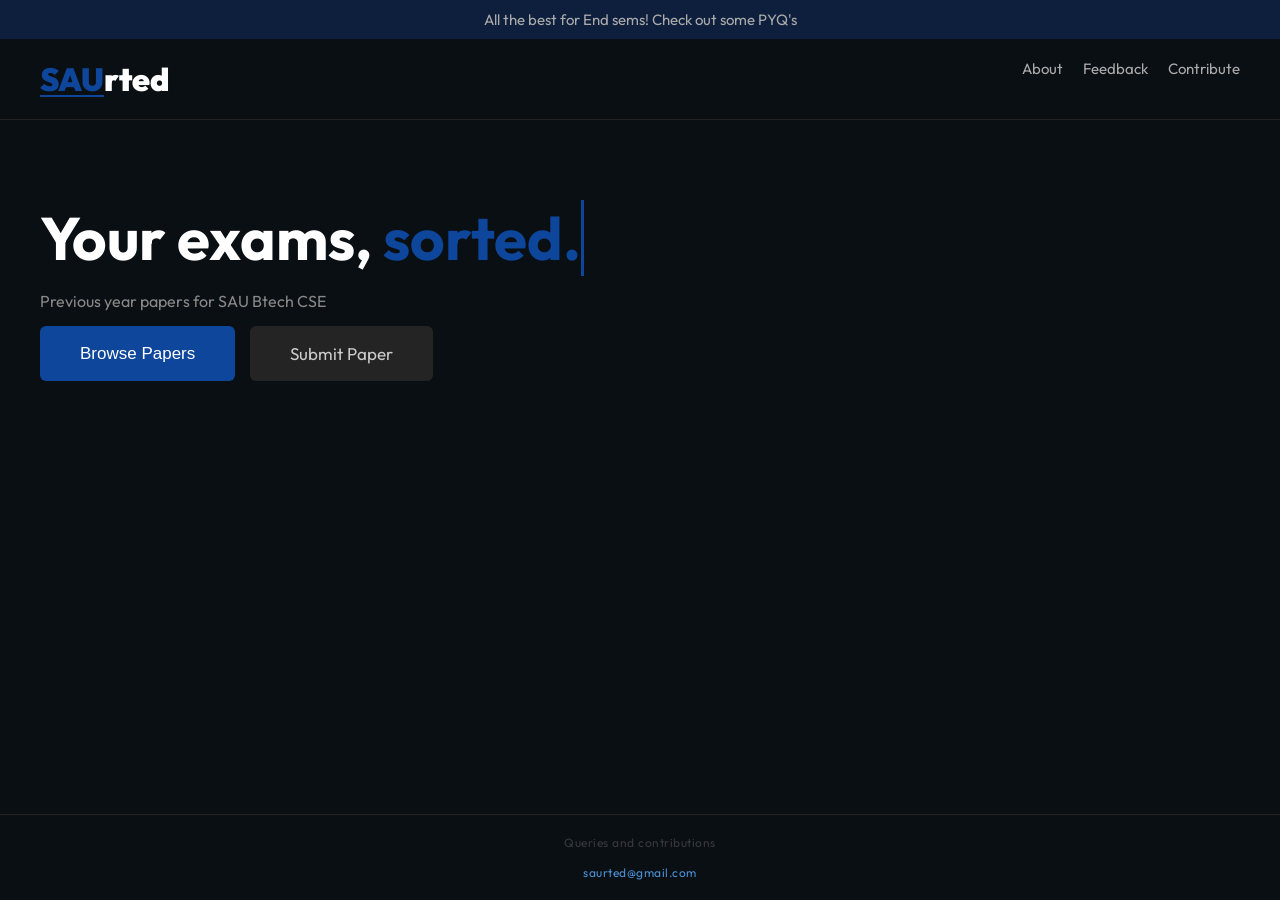
<file: index.html>
<!DOCTYPE html>
<html lang="en">

<head>
  <meta charset="UTF-8">
  <title>SAUrted</title>
  <meta name="viewport" content="width=device-width, initial-scale=1.0">

  <link rel="stylesheet" href="css/style.css">

  <link href="https://fonts.googleapis.com/css2?family=Outfit:wght@400;700;900&family=Space+Mono&display=swap"
    rel="stylesheet">
</head>

<body>
  <!--annoucement-->
  <div class="announce">
    <p>All the best for End sems! Check out some PYQ's</p>
  </div>

  <!--navbar-->
  <nav>
    <div class="logo" onclick="gotoindex()">
      <span class="sau">SAU</span>rted
    </div>

    <div class="nav-links">
      <a href="about.html">About</a>
      <a href="contact.html">Feedback</a>
      <a href="https://forms.gle/N9vHCGRrw3EHNPnK7" target="_blank" class="submit">Contribute</a>
    </div>
  </nav>

  <!--banner-->
  <section class="banner">
    <h1 class="typing-text">Your exams, <span class="blue-text">sorted.</span></h1>
    <br>
    <p>Previous year papers for SAU Btech CSE</p>

    <div class="banner-btns">
      <button onclick="gotopapers()">Browse Papers</button>
      <a href="https://forms.gle/N9vHCGRrw3EHNPnK7" target="_blank">Submit Paper</a>
    </div>

  </section>

  
  <footer>
    <p>Queries and contributions</p><br>
    <a href="mailto:saurted@gmail.com">saurted@gmail.com</a>
  </footer>



  <script src="js/script.js"></script>
</body>

</html>
</file>
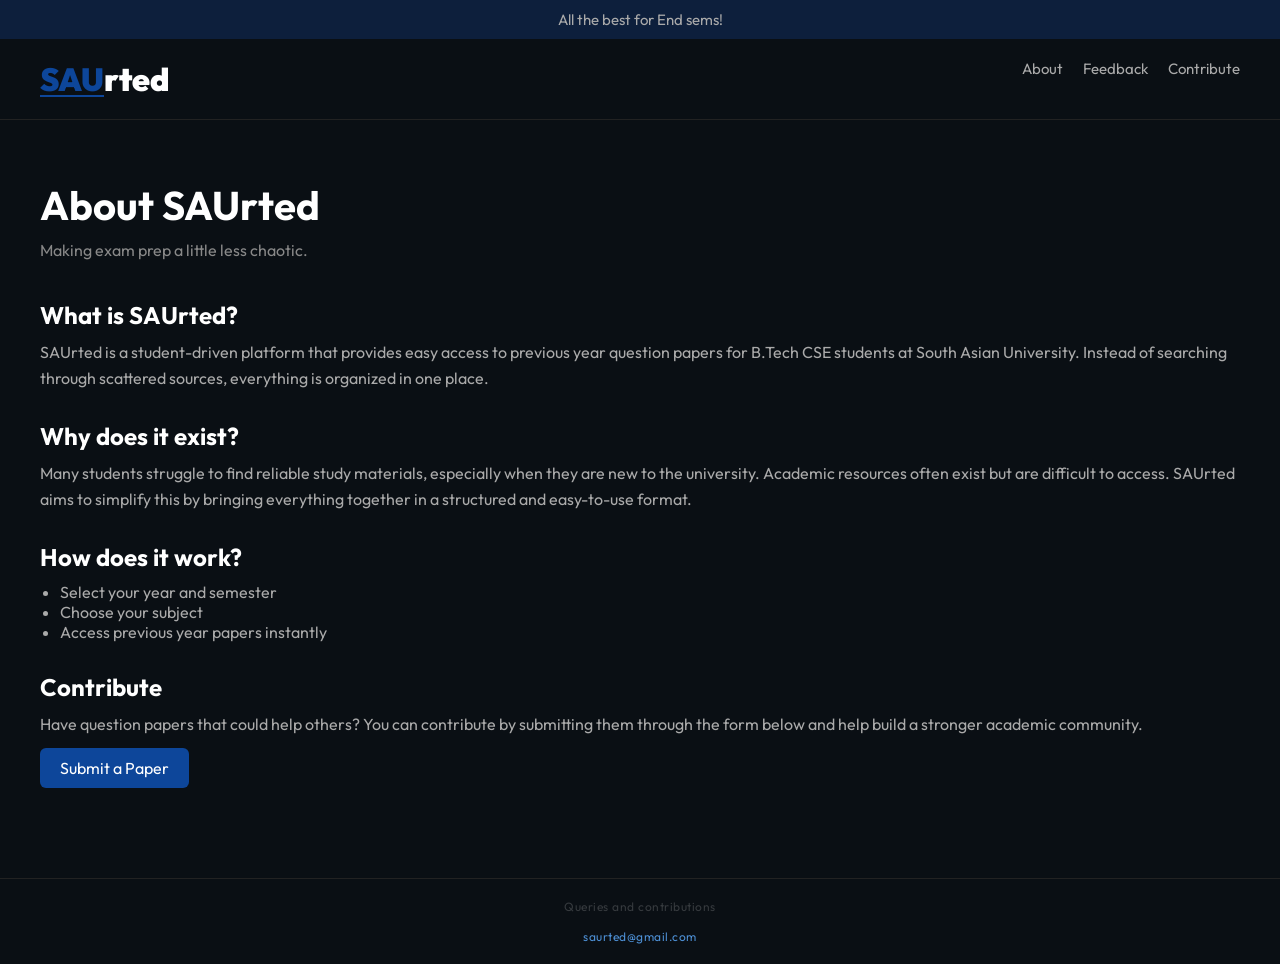
<file: about.html>
<!DOCTYPE html>
<html lang="en">
<head>
  <meta charset="UTF-8">
  <title>SAUrted</title>
  <meta name="viewport" content="width=device-width, initial-scale=1.0">

  <link rel="stylesheet" href="css/style.css">

  <link href="https://fonts.googleapis.com/css2?family=Outfit:wght@400;700;900&family=Space+Mono&display=swap" rel="stylesheet">
</head>

<body>
  <!-- ANNOUNCEMENT -->
  <div class="announce">
    <p>All the best for End sems!</p>
  </div>

  <!-- NAV -->
  <nav>
    <div class="logo" onclick="gotoindex()">
      <span class="sau">SAU</span>rted
    </div>

    <div class="nav-links">
      <a href="about.html">About</a>
      <a href="contact.html">Feedback</a>
      <a href="https://forms.gle/N9vHCGRrw3EHNPnK7" target="_blank" class="submit">Contribute</a>
    </div>
  </nav>

  <section class="about">

    <h1>About SAUrted</h1>
    <p class="tagline">Making exam prep a little less chaotic.</p>

    <div class="about-block">
      <h2>What is SAUrted?</h2>
      <p>
        SAUrted is a student-driven platform that provides easy access to previous year question papers for B.Tech CSE students at South Asian University. Instead of searching through scattered sources, everything is organized in one place.
      </p>
    </div>

    <div class="about-block">
      <h2>Why does it exist?</h2>
      <p>
        Many students struggle to find reliable study materials, especially when they are new to the university. Academic resources often exist but are difficult to access. SAUrted aims to simplify this by bringing everything together in a structured and easy-to-use format.
      </p>
    </div>

    <!-- HOW -->
    <div class="about-block">
      <h2>How does it work?</h2>
      <ul>
        <li>Select your year and semester</li>
        <li>Choose your subject</li>
        <li>Access previous year papers instantly</li>
      </ul>
    </div>

    <!-- CONTRIBUTE -->
    <div class="about-block">
      <h2>Contribute</h2>
      <p>
        Have question papers that could help others? You can contribute by submitting them through the form below and help build a stronger academic community.
      </p>
      <a href="https://forms.gle/N9vHCGRrw3EHNPnK7" target="_blank" class="btnn">Submit a Paper</a>
    </div>

  </section>

  
  <footer>
    <p>Queries and contributions</p><br>
    <a href="mailto:saurted@gmail.com">saurted@gmail.com</a>
  </footer>
  
  
  <script src="js/script.js"></script>


</body>
</html>
</file>
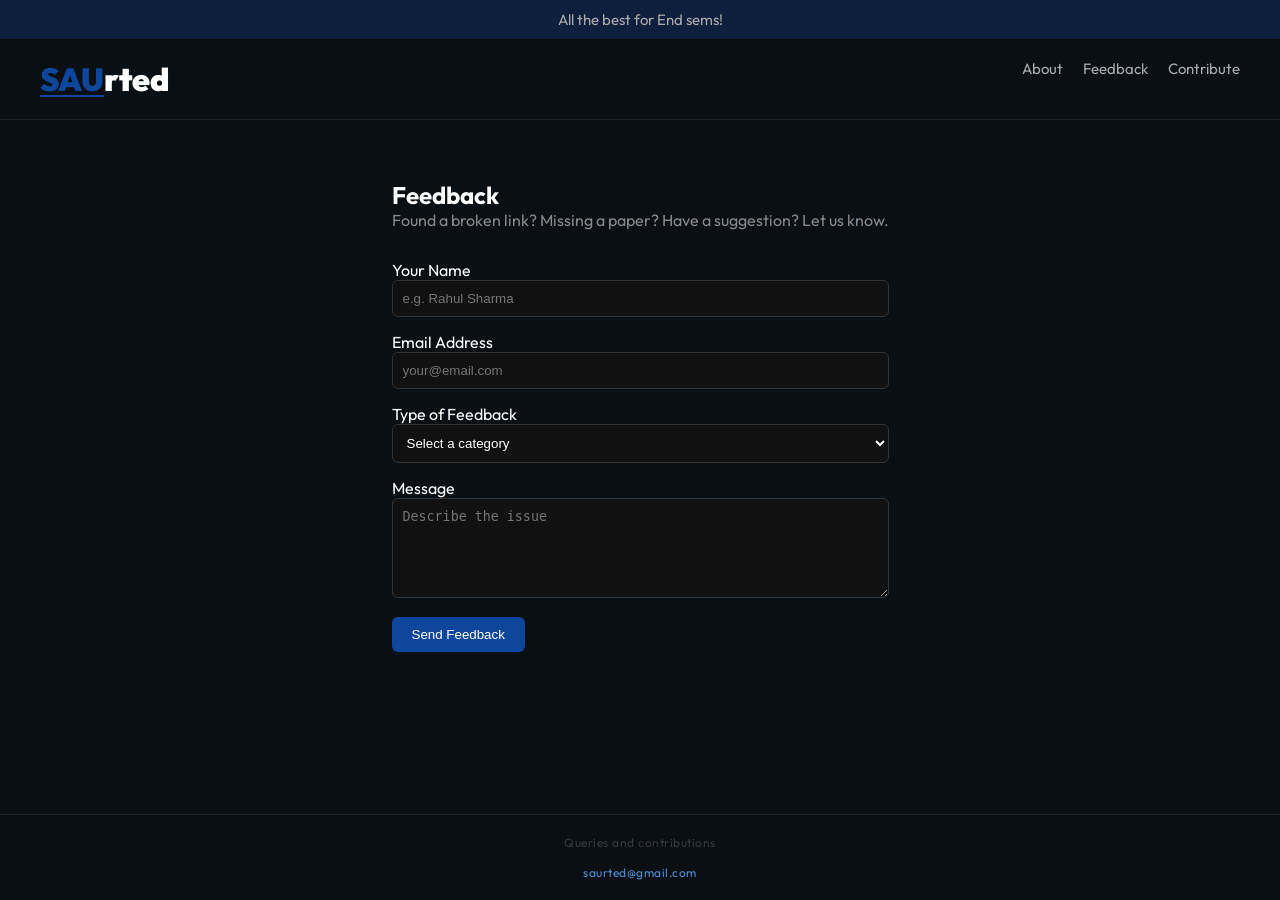
<file: contact.html>
<!DOCTYPE html>
<html lang="en">
<head>
  <meta charset="UTF-8">
  <title>SAUrted</title>
  <meta name="viewport" content="width=device-width, initial-scale=1.0">

  <link rel="stylesheet" href="css/style.css">
  <link href="https://fonts.googleapis.com/css2?family=Outfit:wght@400;700;900&family=Space+Mono&display=swap" rel="stylesheet">
</head>

<body>

  <div class="announce">
    <p>All the best for End sems!</p>
  </div>


  <nav>
    <div class="logo" onclick="gotoindex()">
      <span class="sau">SAU</span>rted
    </div>

    <div class="nav-links">
      <a href="about.html">About</a>
      <a href="contact.html">Feedback</a>
      <a href="https://forms.gle/N9vHCGRrw3EHNPnK7" target="_blank" class="submit">Contribute</a>
    </div>
  </nav>


  <section class="contact">
    
    <h1>Feedback</h1>
    <p class="sub">
      Found a broken link? Missing a paper? Have a suggestion? Let us know.
    </p>

    <form id="feedback-form">
      
      <div class="form-group">
        <label for="name">Your Name</label>
        <input type="text" id="name" placeholder="e.g. Rahul Sharma" required>
      </div>

      <div class="form-group">
        <label for="email">Email Address</label>
        <input type="email" id="email" placeholder="your@email.com" required>
      </div>

      <div class="form-group">
        <label for="type">Type of Feedback</label>
        <select id="type" required>
          <option value="">Select a category</option>
          <option>Broken link</option>
          <option>Missing paper</option>
          <option>Suggestion</option>
         <option>Other</option>
        </select>
     </div>

      <div class="form-group">
        <label for="message">Message</label>
        <textarea id="message" placeholder="Describe the issue" required></textarea>
      </div>

    <button type="submit" class="submit-btn">Send Feedback</button>

  </form>

</section>




 
  
  <footer>
    <p>Queries and contributions</p><br>
    <a href="mailto:saurted@gmail.com">saurted@gmail.com</a>
  </footer>
  
  <script src="js/script.js"></script>

</body>
</html>
</file>
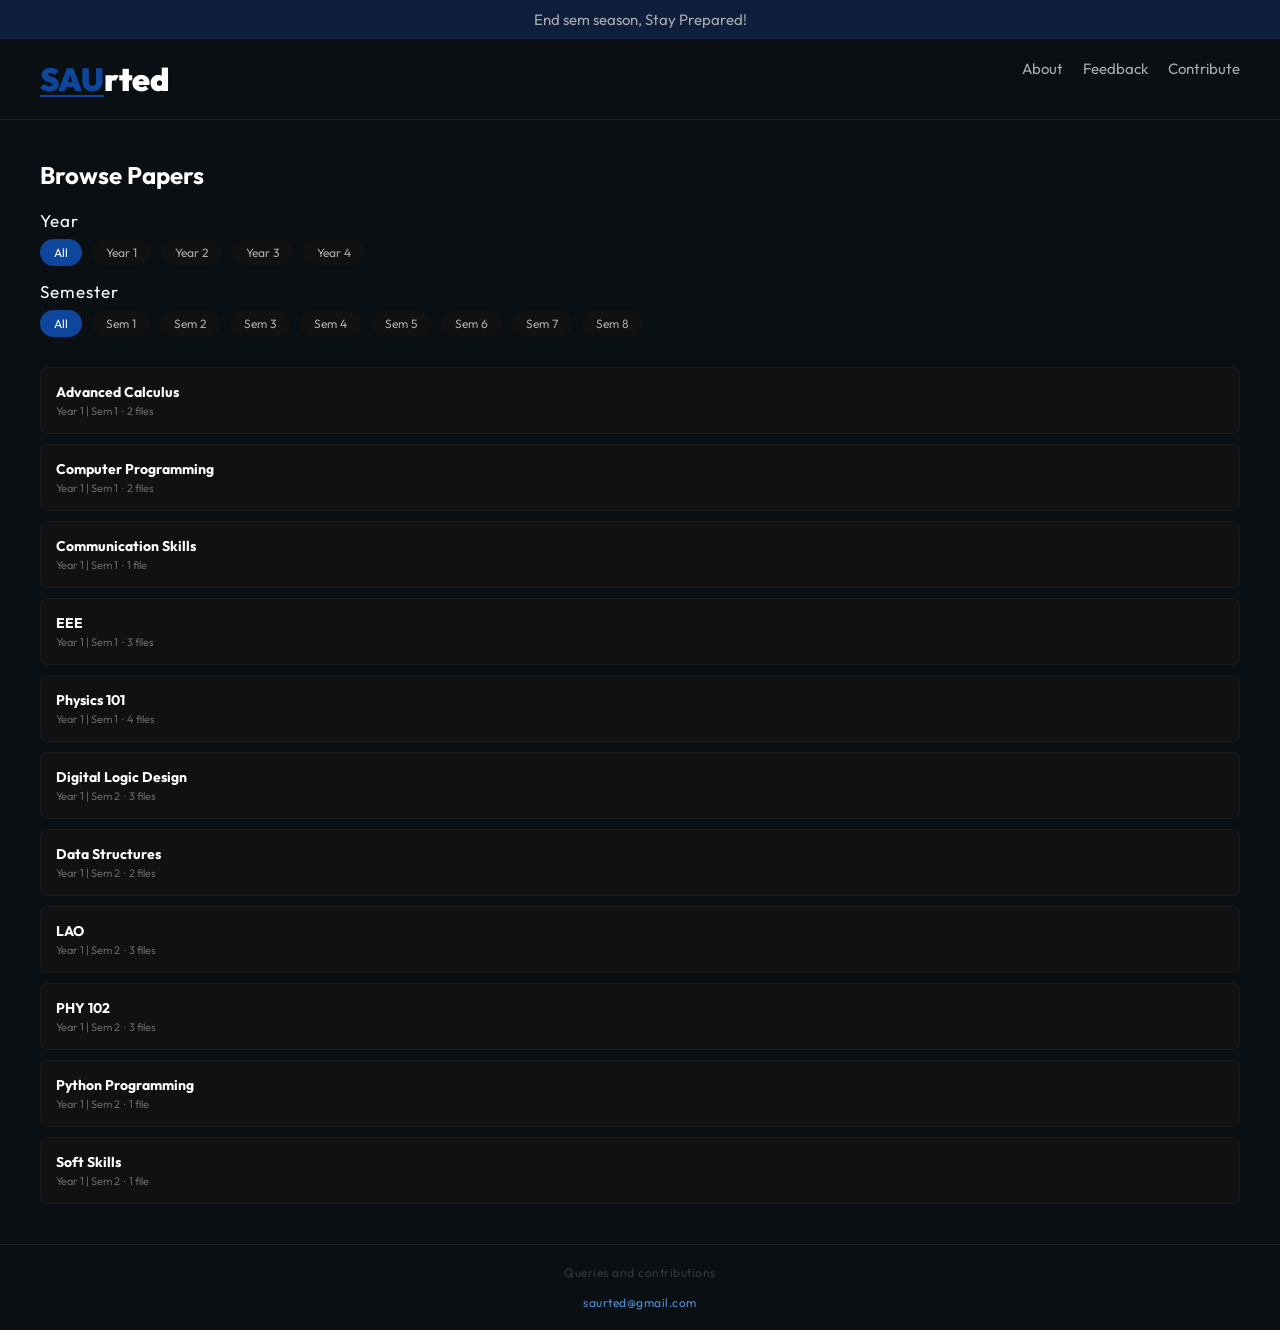
<file: papers.html>
<!DOCTYPE html>
<html lang="en">
<head>
  <meta charset="UTF-8">
  <title>SAUrted | Papers</title>
  <meta name="viewport" content="width=device-width, initial-scale=1.0">

  <link rel="stylesheet" href="css/style.css">

  <link href="https://fonts.googleapis.com/css2?family=Outfit:wght@400;700;900&family=Space+Mono&display=swap" rel="stylesheet">
</head>

<body>

  <!-- ANNOUNCEMENT -->
  <div class="announce">
    <p>End sem season, Stay Prepared!</p>
  </div>

  <!-- NAV -->
  <nav>
    <div class="logo" onclick="gotoindex()">
      <span class="sau">SAU</span>rted
    </div>

    <div class="nav-links">
      <a href="about.html">About</a>
      <a href="contact.html">Feedback</a>
      <a href="https://forms.gle/N9vHCGRrw3EHNPnK7" target="_blank" class="submit">Contribute</a>
    </div>
  </nav>

  <!-- MAIN -->
  <section class="papers">

    <h1>Browse Papers</h1>

    <!-- FILTERS -->
    <div class="filters">

      <!-- YEAR -->
      <div class="filter-group">
        <p>Year</p>
        <div class="chips" id="year-chips">
          <span class="chip active" data-year="all">All</span>
          <span class="chip" data-year="1">Year 1</span>
          <span class="chip" data-year="2">Year 2</span>
          <span class="chip" data-year="3">Year 3</span>
          <span class="chip" data-year="4">Year 4</span>
        </div>
      </div>

      <!-- SEM -->
      <div class="filter-group">
        <p>Semester</p>
        <div class="chips" id="sem-chips">
          <span class="chip active" data-sem="all">All</span>
          <span class="chip" data-sem="1">Sem 1</span>
          <span class="chip" data-sem="2">Sem 2</span>
          <span class="chip" data-sem="3">Sem 3</span>
          <span class="chip" data-sem="4">Sem 4</span>
          <span class="chip" data-sem="5">Sem 5</span>
          <span class="chip" data-sem="6">Sem 6</span>
          <span class="chip" data-sem="7">Sem 7</span>
          <span class="chip" data-sem="8">Sem 8</span>
        </div>
      </div>

    </div>

    <div id="subjects-list"></div>

  </section>

  <footer>
    <p>Queries and contributions</p><br>
    <a href="mailto:saurted@gmail.com">saurted@gmail.com</a>
  </footer>

  <script src="js/data.js"></script>
  <script src="js/script.js"></script>

</body>
</html>
</file>
<file: css/style.css>
* {
  margin: 0;
  padding: 0;
  box-sizing: border-box;
}

body {
  background: #0a0f14;
  color: white;
  font-family: 'Outfit', sans-serif;
  min-height: 100vh;
  display: flex;
  flex-direction: column;
}

/* ANNOUNCE */
.announce {
  background: #0d1f3c;
  text-align: center;
  padding: 10px;
  font-size: 15px;
  color: #aaaaaa;
}

/* NAV */
nav {
  display: flex;
  justify-content: space-between;
  padding: 20px 40px;
  border-bottom: 1px solid #222;
  cursor: pointer;
}

.logo {
  font-weight: 900;
  font-size: 32px;
  cursor: pointer;
  transition: transform 0.25s ease, text-shadow 0.25s ease, letter-spacing 0.25s ease;
}

.logo:hover {
  transform: scale(1.05);
  letter-spacing: 1px;
  text-shadow: 0 0 12px rgba(13, 70, 154, 0.6);
}

.logo:active {
  transform: scale(0.97);
}

.logo:hover .sau {
  text-decoration-color: #4d8fd4;
}

.sau {
  color: #0d469a;
  text-decoration: underline;
  text-decoration-color: #0d469a;
  text-underline-offset: 4px;
  text-decoration-thickness: 2px;
  transition: color 0.25s ease, text-decoration-color 0.25s ease;
}

.logo:hover .sau {
  color: #4d8fd4;
}

.nav-links {
  display: flex;
  gap: 20px;
}

.nav-links a {
  text-decoration: none;
  color: #aaa;
  font-size: 15px;
  position: relative;
  transition: color 0.2s ease;
}

.nav-links a::after {
  content: "";
  position: absolute;
  left: 0;
  bottom: -4px;
  width: 0;
  height: 2px;
  background: #4d8fd4;
  transition: width 0.25s ease;
}

.nav-links a:hover {
  color: #fff;
}

.nav-links a:hover::after {
  width: 100%;
}

.submit {
  color: #4d8fd4;
}

.submit:hover {
  color: #82b4e6;
}

/* HERO */
.banner {
  padding: 80px 40px;
}

.banner h1 {
  font-size: 60px;
  margin: 0;
}

.blue-text {
  color: #0d469a;
}

/* TYPING ANIMATION */
.typing-text {
  display: inline-block;
  border-right: 3px solid #0d469a;
  white-space: nowrap;
  overflow: hidden;
  animation: typing 3s steps(20, end), blink 0.7s infinite;
  width: fit-content;
}

.typing-text {
  display: inline-block;
  border-right: 3px solid #0d469a;
  white-space: nowrap;
  overflow: hidden;
  width: 0;
  max-width: max-content;
  vertical-align: bottom;
  animation: typing 3s steps(19, end) forwards, blink 0.7s infinite;
}

@keyframes typing {
  from {
    width: 0;
  }

  to {
    width: 100%;
  }
}

@keyframes blink {
  50% {
    border-color: transparent;
  }
}


.banner p {
  margin: 15px 0;
  color: #888;
}

.banner-btns {
  display: flex;
  gap: 15px;
}

.banner-btns button,
.banner-btns a {
  padding: 17px 40px;
  border-radius: 6px;
  border: none;
  cursor: pointer;
  text-decoration: none;
  font-size: 17px;
  transition: transform 0.2s ease, background 0.2s ease, box-shadow 0.2s ease, color 0.2s ease;
}

.banner-btns button {
  background: #0d469a;
  color: white;
}

.banner-btns button:hover {
  background: #1257b8;
  transform: translateY(-2px);
  box-shadow: 0 8px 20px rgba(13, 70, 154, 0.45);
}

.banner-btns button:active {
  transform: translateY(0);
}

.banner-btns a {
  background: hsl(0, 0%, 14%);
  color: hsl(0, 0%, 80%);
}

.banner-btns a:hover {
  background: hsl(0, 0%, 20%);
  color: #fff;
  transform: translateY(-2px);
}

footer {
  display: flex;
  flex-direction: column;
  justify-content: center;
  padding: 20px 40px;
  border-top: 1px solid #222;
  margin-top: auto;
  text-align: center;
  font-size: 12px;
  color: rgba(255, 255, 255, 0.18);
  letter-spacing: 0.5px;
}

footer a {
  color: #4d8fd4;
  text-decoration: none;
}

footer a:hover {
  text-decoration: underline;
}


/* ==================== PAPERS PAGE ==================== */

.papers {
  padding: 40px;
  flex: 1;
}

.papers h1 {
  margin-bottom: 20px;
}

.filters {
  margin-bottom: 30px;
}

.filter-group {
  margin-bottom: 15px;
}

.filter-group p {
  font-size: 17px;
  margin-bottom: 8px;
  letter-spacing: 1px;
}

.chips {
  display: flex;
  gap: 10px;
  flex-wrap: wrap;
}

.chip {
  padding: 6px 14px;
  border-radius: 20px;
  background: #111111;
  color: #aaaaaa;
  cursor: pointer;
  font-size: 12px;
  transition: color 0.15s;
}

.chip.active {
  background: #0d469a;
  color: white;
}

.chip:hover:not(.disabled):not(.active) {
  color: #4d8fd4;
}

.chip.disabled {
  opacity: 0.3;
  pointer-events: none;
}


/* ---- SUBJECT CARDS ---- */

#subjects-list {
  display: flex;
  flex-direction: column;
  gap: 10px;
}

.subject-card {
  background: #111;
  border-radius: 8px;
  overflow: hidden;
  border: 1px solid #1a1a1a;
}

.subject-header {
  display: flex;
  justify-content: space-between;
  align-items: center;
  padding: 15px;
  cursor: pointer;
  user-select: none;
  transition: background 0.15s;
}

.subject-header:hover {
  background: #181818;
}

.subject-header h3 {
  font-size: 14px;
  font-weight: 700;
}

.subject-header p {
  font-size: 11px;
  color: #666;
  margin-top: 3px;
}

.chevron {
  color: #444;
  font-size: 18px;
  transition: transform 0.2s;
  line-height: 1;
}

.subject-card.open .chevron {
  transform: rotate(180deg);
  color: #4d8fd4;
}


/* ---- FILES LIST (hidden until open) ---- */

.files-list {
  display: none;
  flex-direction: column;
  border-top: 1px solid #1e1e1e;
}

.subject-card.open .files-list {
  display: flex;
}

.file-row {
  display: flex;
  align-items: center;
  gap: 10px;
  padding: 11px 15px;
  text-decoration: none;
  color: #ccc;
  font-size: 13px;
  border-bottom: 1px solid #1a1a1a;
  transition: background 0.15s, color 0.15s;
}

.file-row:last-child {
  border-bottom: none;
}

.file-row:hover {
  background: #0d1f3c;
  color: #fff;
}

.file-icon {
  font-size: 14px;
  flex-shrink: 0;
}

.file-name {
  flex: 1;
}

.file-open {
  font-size: 11px;
  color: #4d8fd4;
  opacity: 0;
  transition: opacity 0.15s;
}

.file-row:hover .file-open {
  opacity: 1;
}

.no-results {
  color: #555;
  font-size: 14px;
  padding: 20px 0;
}


/*-------------about.html--------------------*/
.about {
  padding: 60px 40px;
}

.about h1 {
  font-size: 40px;
  margin-bottom: 10px;
}

.tagline {
  color: #888;
  margin-bottom: 40px;
}

.about-block {
  margin-bottom: 30px;
}

.about-block h2 {
  margin-bottom: 10px;
}

.about-block p {
  color: #aaa;
  line-height: 1.6;
}

.about-block ul {
  padding-left: 20px;
  color: #aaa;
}

.btnn {
  display: inline-block;
  margin-top: 10px;
  padding: 10px 20px;
  background: #0d469a;
  color: white;
  text-decoration: none;
  border-radius: 6px;
  transition: background 0.2s ease, transform 0.2s ease, box-shadow 0.2s ease;
}

.btnn:hover {
  background: #1257b8;
  transform: translateY(-2px);
  box-shadow: 0 6px 16px rgba(13, 70, 154, 0.4);
}

.btnn:active {
  transform: translateY(0);
}


/*--------------------feedback-----------------------------*/
.contact {
  padding: 60px 40px;
  max-width: 800px;
  margin: 0 auto;
}

.sub {
  color: #888;
  margin-bottom: 30px;
}

.form-group {
  margin-bottom: 15px;
}

input,
select,
textarea {
  width: 100%;
  padding: 10px;
  background: #111;
  border: 1px solid #333;
  color: white;
  border-radius: 6px;
  transition: border-color 0.2s ease, box-shadow 0.2s ease;
}

input:focus,
select:focus,
textarea:focus {
  outline: none;
  border-color: #0d469a;
  box-shadow: 0 0 0 3px rgba(13, 70, 154, 0.25);
}

textarea {
  min-height: 100px;
}

.submit-btn {
  background: #0d469a;
  color: white;
  border: none;
  padding: 10px 20px;
  cursor: pointer;
  border-radius: 6px;
  transition: background 0.2s ease, transform 0.2s ease, box-shadow 0.2s ease;
}

.submit-btn:hover {
  background: #1257b8;
  transform: translateY(-2px);
  box-shadow: 0 6px 16px rgba(13, 70, 154, 0.4);
}

.submit-btn:active {
  transform: translateY(0);
}

/* ==================== RESPONSIVE ==================== */

/* Tablet (≤1024px) */
@media (max-width: 1024px) {
  nav {
    padding: 18px 28px;
  }
  .logo {
    font-size: 28px;
  }
  .banner {
    padding: 60px 28px;
  }
  .banner h1 {
    font-size: 46px;
  }
  .papers,
  .about {
    padding: 40px 28px;
  }
  .about h1 {
    font-size: 34px;
  }
  .contact {
    padding: 50px 28px;
  }
}

/* Mobile (≤640px) */
@media (max-width: 640px) {
  .announce {
    font-size: 13px;
    padding: 8px;
  }

  nav {
    flex-direction: column;
    gap: 12px;
    padding: 16px 20px;
    align-items: flex-start;
  }
  .logo {
    font-size: 24px;
  }
  .nav-links {
    gap: 14px;
    flex-wrap: wrap;
  }
  .nav-links a {
    font-size: 14px;
  }

  .banner {
    padding: 40px 20px;
  }
  .banner h1 {
    font-size: 32px;
    line-height: 1.15;
  }
  .banner p {
    font-size: 14px;
  }

  .banner-btns {
    flex-direction: column;
    width: 100%;
  }
  .banner-btns button,
  .banner-btns a {
    width: 100%;
    padding: 14px 20px;
    font-size: 15px;
    text-align: center;
  }

  .papers,
  .about {
    padding: 30px 20px;
  }
  .about h1 {
    font-size: 28px;
  }

  .filter-group p {
    font-size: 14px;
  }
  .chip {
    font-size: 11px;
    padding: 5px 11px;
  }

  .subject-header {
    padding: 12px;
  }
  .subject-header h3 {
    font-size: 13px;
  }
  .file-row {
    padding: 10px 12px;
    font-size: 12px;
  }
  .file-open {
    display: none;
  }

  .contact {
    padding: 30px 20px;
  }
  .submit-btn {
    width: 100%;
  }

  footer {
    padding: 16px 20px;
    font-size: 11px;
  }
}

/* Very small phones (≤380px) */
@media (max-width: 380px) {
  .banner h1 {
    font-size: 26px;
  }
  .logo {
    font-size: 22px;
  }
}
</file>
